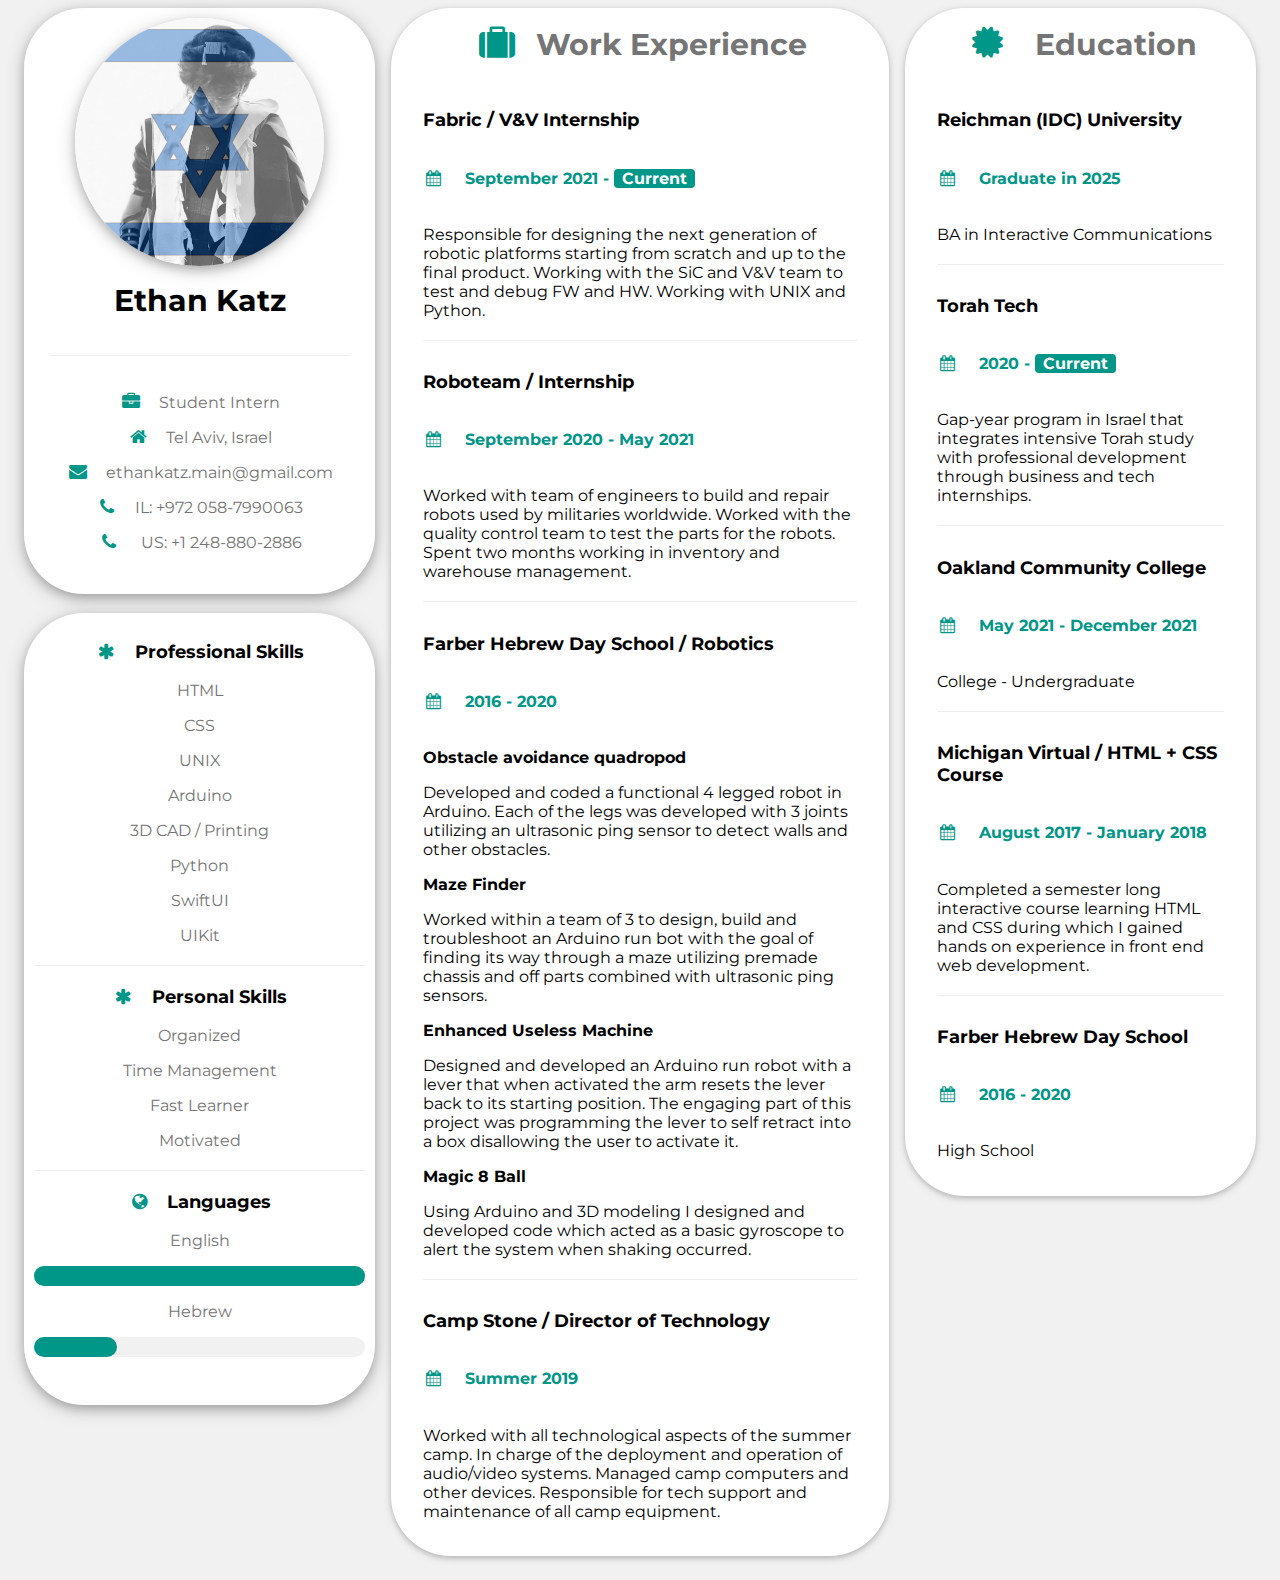
<file: CV/index.html>
<!DOCTYPE html>
<html>

<head>
	<title>Resume</title>
	<meta charset="UTF-8" />
	<meta name="viewport" content="width=device-width, initial-scale=1" />
	<link href="https://fonts.googleapis.com/css2?family=Montserrat&display=swap" rel="stylesheet" />
	<link rel="stylesheet" href="https://cdnjs.cloudflare.com/ajax/libs/font-awesome/4.7.0/css/font-awesome.min.css" />
	<link rel="stylesheet" type="text/css" href="style.css" />
</head>

<body class="light-grey">
	<!-- Page Container -->
	<div class="content margin-top" style="max-width: 1792px">
		<!-- Grid -->
		<div class="row-padding flex">
			<div class="quarter">
				<!-- Left Column Personal Details-->
				<div class="white text-grey card-4">
					<div class="display-container">
						<img class="mainimg" src="/images/JewFlag.jpg" alt="Avatar" />
						<div class="display-bottomleft container text-black">
							<h2 style="text-align: center" class="padding-16">
								Ethan Katz
							</h2>
							<hr />
							<div class="container margin-bottom">
								<div class="eitawn">
									<div>
										<p class="ps-skill">
											<i class="fa fa-briefcase fa-fw margin-right large text-teal"></i>Student
											Intern
										</p>
										<p class="ps-skill">
											<i class="fa fa-home fa-fw margin-right large text-teal"></i>Tel Aviv,
											Israel
										</p>
										<p class="ps-skill">
											<i
												class="fa fa-envelope fa-fw margin-right large text-teal"></i>ethankatz.main@gmail.com
										</p>
										<p class="ps-skill">
											<i class="fa fa-phone fa-fw margin-right large text-teal"></i>IL: +972
											058-7990063
										</p>
										<p class="ps-skill">
											<i class="fa fa-phone fa-fw margin-right large text-teal"></i>
											US: +1 248-880-2886
										</p>
									</div>
								</div>
							</div>
						</div>
					</div>
				</div>
				<!-- End Personal Details-->
				<br />
				<!-- Left Column Professional Details-->
				<div class="white text-grey card-4">
					<div class="display-container">
						<div>
							<p class="ps-skill-title large">
								<b><i class="fa fa-asterisk fa-fw margin-right text-teal"></i>Professional Skills</b>
							</p>
							<p class="ps-skill">HTML</p>
							<p class="ps-skill">CSS</p>
							<p class="ps-skill">UNIX</p>
							<p class="ps-skill">Arduino</p>
							<p class="ps-skill">3D CAD / Printing</p>
							<p class="ps-skill">Python</p>
							<p class="ps-skill">SwiftUI</p>
							<p class="ps-skill">UIKit</p>
						</div>
						<hr />
						<div>
							<p class="ps-skill-title large">
								<b><i class="fa fa-asterisk fa-fw margin-right text-teal"></i>Personal Skills</b>
							</p>
							<p class="ps-skill">Organized</p>
							<p class="ps-skill">Time Management</p>
							<p class="ps-skill">Fast Learner</p>
							<p class="ps-skill">Motivated</p>
						</div>
						<hr />
						<div>
							<p class="large text-theme ps-skill-title">
								<b><i class="fa fa-globe fa-fw margin-right text-teal"></i>Languages</b>
							</p>
							<p class="ps-skill">English</p>
							<div class="light-grey round-xlarge">
								<div class="round-xlarge teal" style="height: 20px; width: 100%"></div>
							</div>
							<p class="ps-skill">Hebrew</p>
							<div class="light-grey round-xlarge">
								<div class="round-xlarge teal" style="height: 20px; width: 25%"></div>
							</div>
							<br />
							<br>
						</div>
					</div>
				</div>
				<!-- End Professional Details-->
				<br>
				<!-- End Left Column -->
			</div>
			<!-- Middle Column -->
			<div class="half">
				<div class="container card white margin-bottom">
					<h2 class="ps-skill text-grey padding-16">
						<i class="fa fa-suitcase fa-fw margin-right xxlarge text-teal"></i>Work Experience
					</h2>
					<div class="container">
						<h5>Fabric / V&V Internship</h5>
						<h6 class="text-teal">
							<i class="fa fa-calendar fa-fw margin-right"></i>
							September 2021 - <span class="tag teal round">Current</span>
						</h6>
						<p>
							Responsible for designing the next generation of robotic
							platforms starting from scratch and up to the final product.
							Working with the SiC and V&V team to test and debug FW and HW.
							Working with UNIX and Python.
						</p>
						<hr />
						<h5>Roboteam / Internship</h5>
						<h6 class="text-teal">
							<i class="fa fa-calendar fa-fw margin-right"></i>
							September 2020 - May 2021
						</h6>
						<p>
							Worked with team of engineers to build and repair robots used by
							militaries worldwide. Worked with the quality control team to
							test the parts for the robots. Spent two months working in
							inventory and warehouse management.
						</p>
						<hr />
						<h5>Farber Hebrew Day School / Robotics</h5>
						<h6 class="text-teal">
							<i class="fa fa-calendar fa-fw margin-right"></i>
							2016 - 2020
						</h6>
						<div>
							<p class="text-bold">Obstacle avoidance quadropod</p>
							Developed and coded a functional 4 legged robot in Arduino. Each of the legs was developed
							with
							3 joints utilizing an ultrasonic ping sensor to detect walls and other obstacles.
							<p class="text-bold">Maze Finder</p>
							Worked within a team of 3 to design, build and troubleshoot an Arduino run bot with the goal
							of
							finding its way through a maze utilizing premade chassis and off parts combined with
							ultrasonic
							ping sensors.
							<p class="text-bold">Enhanced Useless Machine</p>
							Designed and developed an Arduino run robot with a lever that when activated the arm resets
							the
							lever back to its starting position. The engaging part of this project was programming the
							lever
							to self retract into a box disallowing the user to activate it.
							<p class="text-bold">Magic 8 Ball</p>
							Using Arduino and 3D modeling I designed and developed code which acted as a basic gyroscope
							to
							alert the system when shaking occurred.
						</div>
						<hr />
						<h5>Camp Stone / Director of Technology</h5>
						<h6 class="text-teal">
							<i class="fa fa-calendar fa-fw margin-right"></i>
							Summer 2019
						</h6>
						<p>
							Worked with all technological aspects of the summer camp. In charge of the deployment and
							operation of audio/video systems. Managed camp computers and other devices. Responsible for
							tech support and maintenance of all camp equipment.
						</p>
						<br>
					</div>
				</div>
			</div>
			<!-- End Middle Column -->
			<!-- Right Column -->
			<div class="quarter">
				<div class="container card white">
					<h2 class="ps-skill text-grey padding-16">
						<i class="fa fa-certificate fa-fw margin-right xxlarge text-teal"></i>
						Education
					</h2>
					<div class="container">
						<h5>Reichman (IDC) University</h5>
						<h6 class="text-teal">
							<i class="fa fa-calendar fa-fw margin-right"></i>
							Graduate in 2025
						</h6>
						<p>
							BA in Interactive Communications
						</p>
						<hr>
						<h5>Torah Tech</h5>
						<h6 class="text-teal">
							<i class="fa fa-calendar fa-fw margin-right"></i>
							2020 - <span class="tag teal round">Current</span>
						</h6>
						<p>
							Gap-year program in Israel that integrates intensive Torah study with professional
							development through business and tech internships.
						</p>
						<hr>
						<h5>Oakland Community College</h5>
						<h6 class="text-teal">
							<i class="fa fa-calendar fa-fw margin-right"></i>
							May 2021 - December 2021
						</h6>
						<p>
							College - Undergraduate
						</p>
						<hr>
						<h5>Michigan Virtual / HTML + CSS Course</h5>
						<h6 class="text-teal">
							<i class="fa fa-calendar fa-fw margin-right"></i>
							August 2017 - January 2018
						</h6>
						<p>
							Completed a semester long interactive course learning HTML and CSS during which I gained
							hands on experience in front end web development.
						</p>
						<hr />
						<h5>Farber Hebrew Day School</h5>
						<h6 class="text-teal">
							<i class="fa fa-calendar fa-fw margin-right"></i>
							2016 - 2020
						</h6>
						<p>
							High School
						</p>
						<br>
					</div>
				</div>
			</div>
			<!-- End Right Column -->
		</div>
	</div>
</body>

</html>
</file>
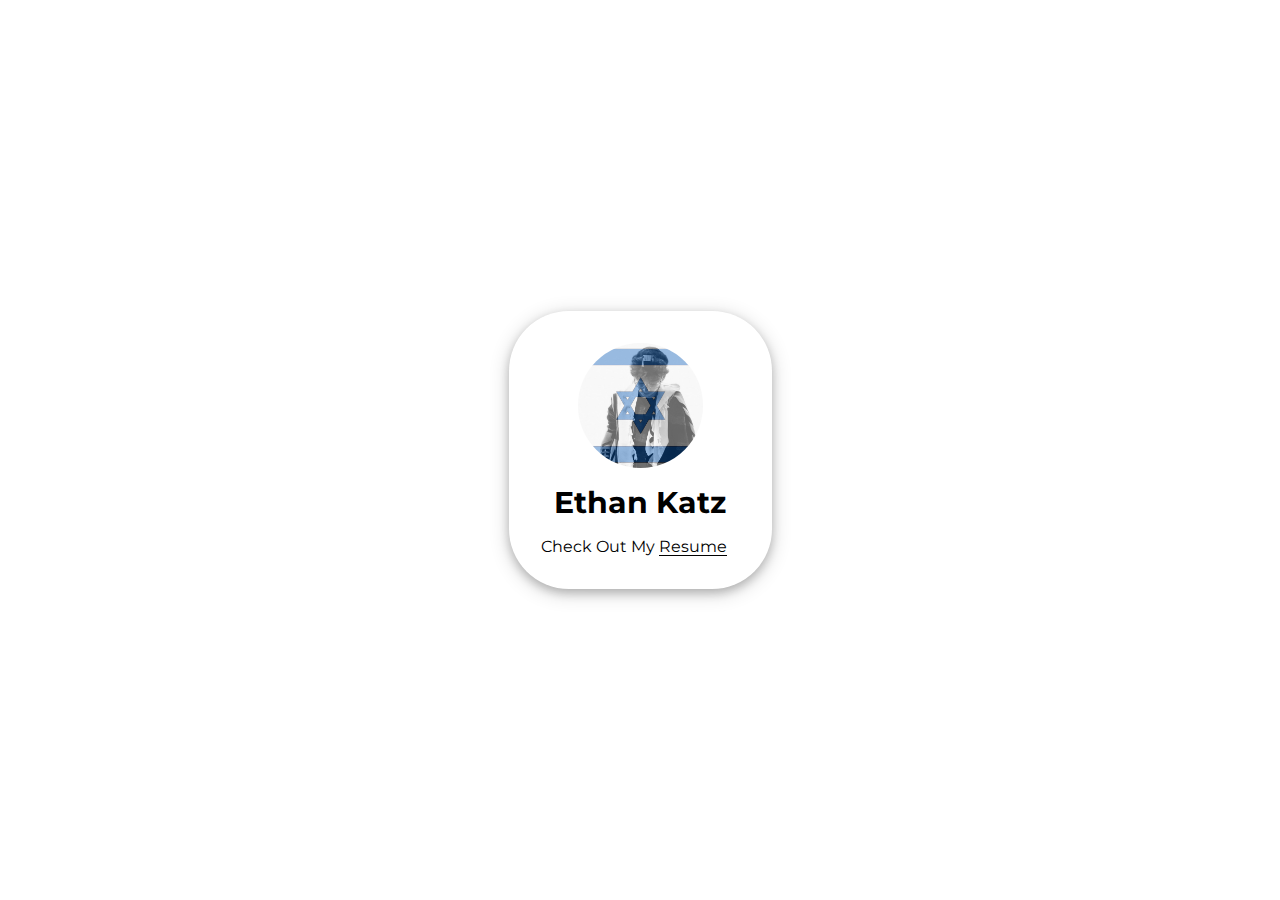
<file: Index/index.html>
<!DOCTYPE html>
<html lang="en">

<head>
    <meta charset="UTF-8">
    <link rel="stylesheet" href="/Index/style.css">
    <meta http-equiv="X-UA-Compatible" content="IE=edge">
    <meta name="viewport" content="width=device-width,initial-scale=1">
    <link rel="apple-touch-icon" sizes="180x180" href="/images/JewFlag.jpg">
    <link rel="icon" type="image/png" sizes="32x32" href="/images/JewFlag.jpg">
    <link rel="icon" type="image/png" sizes="16x16" href="/images/JewFlag.jpg">
    <meta name="viewport" content="width=device-width, initial-scale=1.0">
    <title>Ethan Katz</title>
    <meta name="title" content="Ethan Katz">
    <meta name="description" content="V&V Engineer at Fabric">
    <meta property="og:type" content="website">
    <meta property="og:url" content="https://ethankatz.dev/">
    <meta property="og:title" content="Ethan Katz">
    <meta property="og:description" content="V&V Engineer at Fabric">
    <meta property="og:image" content="https://ethankatz.dev/images/JewFlag.jpg">
    <link href="https://fonts.googleapis.com/css2?family=Montserrat&display=swap" rel="stylesheet" />
</head>

<body>
    <div class="container">
        <div class="profile-images">
            <img src="/images/JewFlag.jpg" alt="" class="profile-image">
            <img src="/images/NoFlag.jpg" alt="" class="profile-image">
        </div>
        <div>
            <h2 style="text-align: center" class="padding-16">
                Ethan Katz
            </h2>
            <p class="description">Check Out My <a
                href="https://ethankatz.dev/CV/index.html/" target="_blank" rel="noopener noreferrer"><span>Resume</span><svg
                   viewBox="0 0 13 20">
                   <polyline points="0.5 19.5 3 19.5 12.5 10 3 0.5" />
                </svg></a></p>
        </div>
    </div>

</body>

</html>
</file>
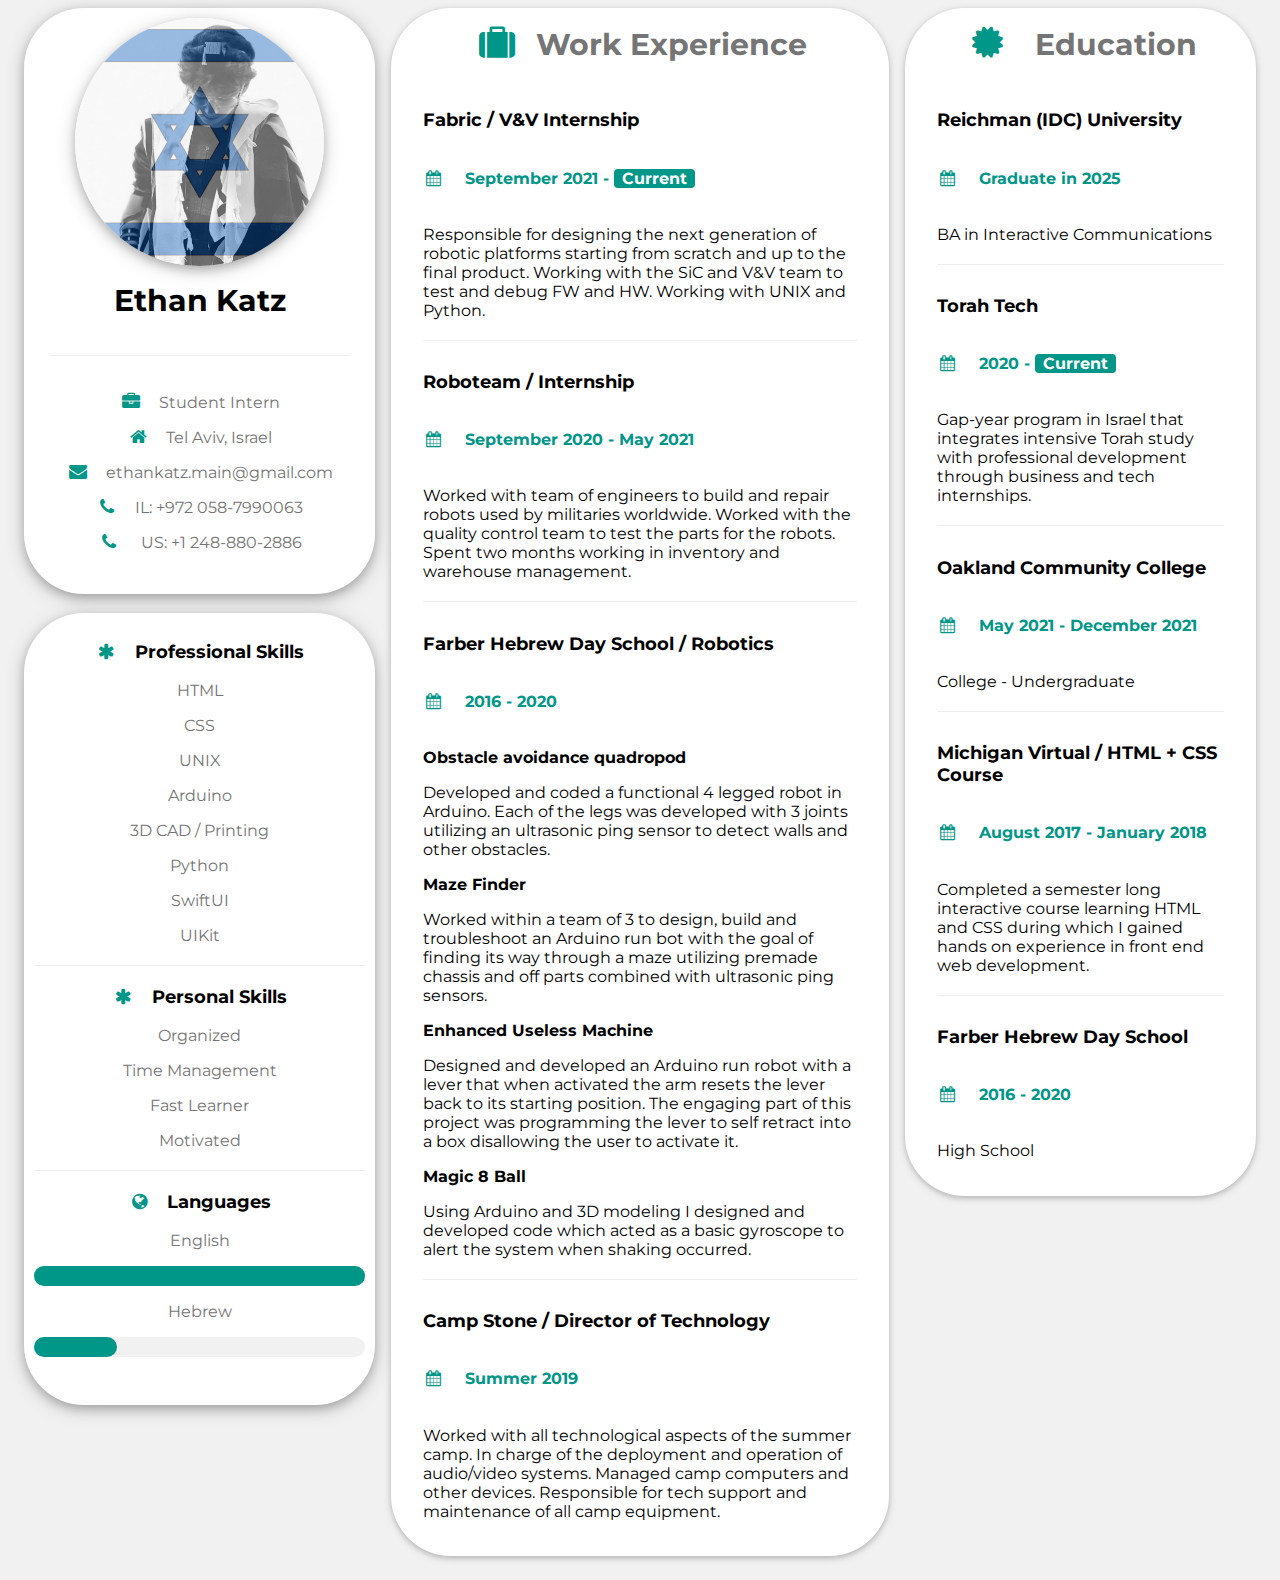
<file: cv.html>
<!DOCTYPE html>
<html>

<head>
	<title>Resume</title>
	<meta charset="UTF-8" />
	<meta name="viewport" content="width=device-width, initial-scale=1" />
	<link href="https://fonts.googleapis.com/css2?family=Montserrat&display=swap" rel="stylesheet" />
	<link rel="stylesheet" href="https://cdnjs.cloudflare.com/ajax/libs/font-awesome/4.7.0/css/font-awesome.min.css" />
	<link rel="stylesheet" type="text/css" href="main.css" />
</head>

<body class="light-grey">
	<!-- Page Container -->
	<div class="content margin-top" style="max-width: 1792px">
		<!-- Grid -->
		<div class="row-padding flex">
			<div class="quarter">
				<!-- Left Column Personal Details-->
				<div class="white text-grey card-4">
					<div class="display-container">
						<img class="mainimg" src="images/JewFlag.jpg" alt="Avatar" />
						<div class="display-bottomleft container text-black">
							<h2 style="text-align: center" class="text-grey padding-16">
								Ethan Katz
							</h2>
							<hr />
							<div class="container margin-bottom">
								<div class="eitawn">
									<div>
										<p class="ps-skill">
											<i class="fa fa-briefcase fa-fw margin-right large text-teal"></i>Student
											Intern
										</p>
										<p class="ps-skill">
											<i class="fa fa-home fa-fw margin-right large text-teal"></i>Tel Aviv,
											Israel
										</p>
										<p class="ps-skill">
											<i
												class="fa fa-envelope fa-fw margin-right large text-teal"></i>ethankatz.main@gmail.com
										</p>
										<p class="ps-skill">
											<i class="fa fa-phone fa-fw margin-right large text-teal"></i>IL: +972
											058-7990063
										</p>
										<p class="ps-skill">
											<i class="fa fa-phone fa-fw margin-right large text-teal"></i>
											US: +1 248-880-2886
										</p>
									</div>
								</div>
							</div>
						</div>
					</div>
				</div>
				<!-- End Personal Details-->
				<br />
				<!-- Left Column Professional Details-->
				<div class="white text-grey card-4">
					<div class="display-container">
						<div>
							<p class="ps-skill-title large">
								<b><i class="fa fa-asterisk fa-fw margin-right text-teal"></i>Professional Skills</b>
							</p>
							<p class="ps-skill">HTML</p>
							<p class="ps-skill">CSS</p>
							<p class="ps-skill">UNIX</p>
							<p class="ps-skill">Arduino</p>
							<p class="ps-skill">3D CAD / Printing</p>
							<p class="ps-skill">Python</p>
							<p class="ps-skill">SwiftUI</p>
							<p class="ps-skill">UIKit</p>
						</div>
						<hr />
						<div>
							<p class="ps-skill-title large">
								<b><i class="fa fa-asterisk fa-fw margin-right text-teal"></i>Personal Skills</b>
							</p>
							<p class="ps-skill">Organized</p>
							<p class="ps-skill">Time Management</p>
							<p class="ps-skill">Fast Learner</p>
							<p class="ps-skill">Motivated</p>
						</div>
						<hr />
						<div>
							<p class="large text-theme ps-skill-title">
								<b><i class="fa fa-globe fa-fw margin-right text-teal"></i>Languages</b>
							</p>
							<p class="ps-skill">English</p>
							<div class="light-grey round-xlarge">
								<div class="round-xlarge teal" style="height: 20px; width: 100%"></div>
							</div>
							<p class="ps-skill">Hebrew</p>
							<div class="light-grey round-xlarge">
								<div class="round-xlarge teal" style="height: 20px; width: 25%"></div>
							</div>
							<br />
							<br>
						</div>
					</div>
				</div>
				<!-- End Professional Details-->
				<br>
				<!-- End Left Column -->
			</div>
			<!-- Middle Column -->
			<div class="half">
				<div class="container card white margin-bottom">
					<h2 class="ps-skill text-grey padding-16">
						<i class="fa fa-suitcase fa-fw margin-right xxlarge text-teal"></i>Work Experience
					</h2>
					<div class="container">
						<h5>Fabric / V&V Internship</h5>
						<h6 class="text-teal">
							<i class="fa fa-calendar fa-fw margin-right"></i>
							September 2021 - <span class="tag teal round">Current</span>
						</h6>
						<p>
							Responsible for designing the next generation of robotic
							platforms starting from scratch and up to the final product.
							Working with the SiC and V&V team to test and debug FW and HW.
							Working with UNIX and Python.
						</p>
						<hr />
						<h5>Roboteam / Internship</h5>
						<h6 class="text-teal">
							<i class="fa fa-calendar fa-fw margin-right"></i>
							September 2020 - May 2021
						</h6>
						<p>
							Worked with team of engineers to build and repair robots used by
							militaries worldwide. Worked with the quality control team to
							test the parts for the robots. Spent two months working in
							inventory and warehouse management.
						</p>
						<hr />
						<h5>Farber Hebrew Day School / Robotics</h5>
						<h6 class="text-teal">
							<i class="fa fa-calendar fa-fw margin-right"></i>
							2016 - 2020
						</h6>
						<div>
							<p class="text-bold">Obstacle avoidance quadropod</p>
							Developed and coded a functional 4 legged robot in Arduino. Each of the legs was developed
							with
							3 joints utilizing an ultrasonic ping sensor to detect walls and other obstacles.
							<p class="text-bold">Maze Finder</p>
							Worked within a team of 3 to design, build and troubleshoot an Arduino run bot with the goal
							of
							finding its way through a maze utilizing premade chassis and off parts combined with
							ultrasonic
							ping sensors.
							<p class="text-bold">Enhanced Useless Machine</p>
							Designed and developed an Arduino run robot with a lever that when activated the arm resets
							the
							lever back to its starting position. The engaging part of this project was programming the
							lever
							to self retract into a box disallowing the user to activate it.
							<p class="text-bold">Magic 8 Ball</p>
							Using Arduino and 3D modeling I designed and developed code which acted as a basic gyroscope
							to
							alert the system when shaking occurred.
						</div>
						<hr />
						<h5>Camp Stone / Director of Technology</h5>
						<h6 class="text-teal">
							<i class="fa fa-calendar fa-fw margin-right"></i>
							Summer 2019
						</h6>
						<p>
							Worked with all technological aspects of the summer camp. In charge of the deployment and
							operation of audio/video systems. Managed camp computers and other devices. Responsible for
							tech support and maintenance of all camp equipment.
						</p>
						<br>
					</div>
				</div>
			</div>
			<!-- End Middle Column -->
			<!-- Right Column -->
			<div class="quarter">
				<div class="container card white">
					<h2 class="ps-skill text-grey padding-16">
						<i class="fa fa-certificate fa-fw margin-right xxlarge text-teal"></i>
						Education
					</h2>
					<div class="container">
						<h5>Reichman (IDC) University</h5>
						<h6 class="text-teal">
							<i class="fa fa-calendar fa-fw margin-right"></i>
							Graduate in 2025
						</h6>
						<p>
							BA in Interactive Communications
						</p>
						<hr>
						<h5>Torah Tech</h5>
						<h6 class="text-teal">
							<i class="fa fa-calendar fa-fw margin-right"></i>
							2020 - <span class="tag teal round">Current</span>
						</h6>
						<p>
							Gap-year program in Israel that integrates intensive Torah study with professional
							development through business and tech internships.
						</p>
						<hr>
						<h5>Oakland Community College</h5>
						<h6 class="text-teal">
							<i class="fa fa-calendar fa-fw margin-right"></i>
							May 2021 - December 2021
						</h6>
						<p>
							College - Undergraduate
						</p>
						<hr>
						<h5>Michigan Virtual / HTML + CSS Course</h5>
						<h6 class="text-teal">
							<i class="fa fa-calendar fa-fw margin-right"></i>
							August 2017 - January 2018
						</h6>
						<p>
							Completed a semester long interactive course learning HTML and CSS during which I gained
							hands on experience in front end web development.
						</p>
						<hr />
						<h5>Farber Hebrew Day School</h5>
						<h6 class="text-teal">
							<i class="fa fa-calendar fa-fw margin-right"></i>
							2016 - 2020
						</h6>
						<p>
							High School
						</p>
						<br>
					</div>
				</div>
			</div>
			<!-- End Right Column -->
		</div>
	</div>
</body>

</html>
</file>
<file: CV/style.css>
/* Index */

.coming-soon-body {
	background-color: black;
}

.comingsoon {
	color: white;
	position: absolute;
	left: 0;
	right: 0;
	top: 30%;
	margin: 0 auto;
	max-width: 600px;
	text-align: center;
}

.comingsoon1 {
	color: white;
	position: absolute;
	left: 0;
	right: 0;
	top: 50%;
	margin: 0 auto;
	max-width: 600px;
	text-align: center;
	padding: 20px;
}

.cvbutton {
	color: white;
	font-size: 30px;
	position: absolute;
	left: 0;
	right: 0;
	bottom: 30%;
	margin: 0 auto;
	max-width: 600px;
	text-align: center;
	padding: 20px;
}

/* Colors */
.text-teal,
.hover-text-teal:hover {
	color: #009688 !important;
}
.light-grey,
.hover-light-grey:hover,
.light-gray,
.hover-light-gray:hover {
	color: #000 !important;
	background-color: #f1f1f1 !important;
}
.teal,
.hover-teal:hover {
	color: #fff !important;
	background-color: #009688 !important;
}
.white,
.hover-white:hover {
	color: #000 !important;
	background-color: #fff !important;
}

/* H */
h1 {
	font-size: 36px;
	color: black;
}

h2 {
	font-size: 30px;
	color: black;
}

h3 {
	font-size: 24px;
}

h4 {
	font-size: 20px;
}

h5 {
	font-size: 18px;
	color: black;
}

h6 {
	font-size: 16px;
}

/* CV */
* {
	box-sizing: border-box;
}

body {
	font-family: "Montserrat", sans-serif;
}
.mainimg {
	border-radius: 50%;
	box-shadow: 0 4px 10px 0 rgba(0, 0, 0, 0.2), 0 4px 20px 0 rgba(0, 0, 0, 0.19);
	max-width: 250px;
	width: 75%;
	height: 75%;
	display: block;
	margin: auto;
}
hr {
	border: 0;
	border-top: 1px solid #eee;
	margin: 20px 0;
}
.margin-right {
	margin-right: 16px !important;
}
.margin-bottom {
	margin-bottom: 16px !important;
}
.ps-skill-title {
	text-align: center;
}
.ps-skill {
	text-align: center;
	color: #757575;
	word-break: break-word;
}
@media (max-width: 1135px) {
	.quarter {
		max-width: 367px;
		flex-grow: 1;
	}
	.half {
		width: 0;
		min-width: 400px;
		flex-grow: 1;
	}
}
@media (min-width: 1136px) {
	.quarter {
		width: 0;
		max-width: 26%;
		min-width: 367px;
	}
	.third {
		width: 33.33333%;
	}
	.half {
		/* width: 46.99999%; */
		width: 0;
		flex-grow: 1;
		min-width: 400px;
	}
}

@media (max-width:798px) {
	.flex{
		justify-content: center;
	}
	.half,
	.quarter{
		min-width: unset;
		width: 100%;
	}
}
.row-padding,
.row-padding > .half,
.row-padding > .third,
.row-padding > .twothird,
.row-padding > .threequarter,
.row-padding > .quarter {
	padding: 0 8px;
}

.flex {
	display: flex;
	flex-wrap: wrap;
}

.card,
.card-2 {
	box-shadow: 0 2px 5px 0 rgba(0, 0, 0, 0.16), 0 2px 10px 0 rgba(0, 0, 0, 0.12);
	border-radius: 60px;
}
.card-4,
.hover-shadow:hover {
	box-shadow: 0 4px 10px 0 rgba(0, 0, 0, 0.2), 0 4px 20px 0 rgba(0, 0, 0, 0.19);
	border-radius: 60px;
}
.display-container {
	position: relative;
	padding: 10px 10px;
}
.large {
	font-size: 18px !important;
}
.round-xlarge {
	border-radius: 16px;
}
.tag {
	background-color: #000;
	color: #fff;
	display: inline-block;
	padding-left: 8px;
	padding-right: 8px;
	text-align: center;
}
.round {
	border-radius: 4px;
}
.text-bold {
	font-weight: bold;
}
.padding-16 {
	padding-top: 16px !important;
	padding-bottom: 16px !important;
	margin: 0;
}
.xxlarge {
	font-size: 36px !important;
}
.container {
	padding: 0.01em 16px;
}
.opacity,
.hover-opacity:hover {
	opacity: 0.6;
}

/* @media (max-width:1000px){
	.flex{
		flex-direction: column;
	}
} */
</file>
<file: Index/style.css>
* {
    margin: 0;
    padding: 0;
    box-sizing: border-box;
}

body {
    min-height: 100vh;
    display: flex;
    justify-content: center;
    align-items: center;
    font-family: 'Montserrat', sans-serif;
}

.container {
	box-shadow: 0 4px 10px 0 rgba(0, 0, 0, 0.2), 0 4px 20px 0 rgba(0, 0, 0, 0.19);
	border-radius: 60px;
    padding: 2em;
    display: flex;
    justify-content: center;
    align-items: center;
    flex-direction: column;
    text-align: center;
}

.profile-images {
    position: relative;
    width: 125px;
    height: 125px;
}

.profile-image {
    position: absolute;
    inset: 0;
    width: 100%;
    border-radius: 50%;
}

.profile-image:first-child {
	z-index: 1;
}
.profile-image:first-child:hover {
	opacity: 0;
	transition-duration: 0.3s;
}
.profile-image:last-child {
	opacity: 0;
}
.profile-image:first-child:hover + .profile-image {
	opacity: 1;
	transition-duration: 0.15s;
}
.padding-16 {
	padding-top: 16px !important;
	padding-bottom: 16px !important;
	margin: 0;
}
h1 {
	font-size: 36px;
	color: black;
}

h2 {
	font-size: 30px;
	color: black;
}

h3 {
	font-size: 24px;
}

h4 {
	font-size: 20px;
}

h5 {
	font-size: 18px;
	color: black;
}

h6 {
	font-size: 16px;
}
.description a svg {
	display: inline;
	position: relative;
	left: -2px;
	vertical-align: middle;
	width: 13px;
	height: 20px;
	fill: none;
	stroke-linecap: round;
	stroke-linejoin: round;
	stroke-width: 1px;
	stroke: currentColor;
	stroke-dasharray: 7.95 30;
	stroke-dashoffset: var(--stroke-dashoffset, 46);
	transition: stroke-dashoffset var(--stroke-duration, 0.15s)
		var(--stroke-easing, linear) var(--stroke-delay, 0s);
}
.description a span {
	background-image: linear-gradient(0deg, currentColor 0, currentColor 100%);
	background-position: 100% 100%;
	background-repeat: no-repeat;
	background-size: var(--background-size, 100%) 1px;
	transition: background-size 0.2s linear var(--background-delay, 0.15s);
	transform: translateZ(0);
}
.description a {
	color: inherit;
	text-decoration: none;
	z-index: 0;
}
.description a:hover,
.description a:active,
.description a:focus {
	--background-size: 0%;
	--background-delay: 0s;
	--stroke-dashoffset: 26;
	--stroke-duration: 0.3s;
	--stroke-easing: cubic-bezier(0.3, 1.5, 0.5, 1);
	--stroke-delay: 0.195s;
	outline: 0;
}
</file>
<file: main.css>
/* Index */

.coming-soon-body {
	background-color: black;
}

.comingsoon {
	color: white;
	position: absolute;
	left: 0;
	right: 0;
	top: 30%;
	margin: 0 auto;
	max-width: 600px;
	text-align: center;
}

.comingsoon1 {
	color: white;
	position: absolute;
	left: 0;
	right: 0;
	top: 50%;
	margin: 0 auto;
	max-width: 600px;
	text-align: center;
	padding: 20px;
}

.cvbutton {
	color: white;
	font-size: 30px;
	position: absolute;
	left: 0;
	right: 0;
	bottom: 30%;
	margin: 0 auto;
	max-width: 600px;
	text-align: center;
	padding: 20px;
}

/* Colors */
.text-teal,
.hover-text-teal:hover {
	color: #009688 !important;
}
.light-grey,
.hover-light-grey:hover,
.light-gray,
.hover-light-gray:hover {
	color: #000 !important;
	background-color: #f1f1f1 !important;
}
.teal,
.hover-teal:hover {
	color: #fff !important;
	background-color: #009688 !important;
}
.white,
.hover-white:hover {
	color: #000 !important;
	background-color: #fff !important;
}

/* H */
h1 {
	font-size: 36px;
	color: black;
}

h2 {
	font-size: 30px;
	color: black;
}

h3 {
	font-size: 24px;
}

h4 {
	font-size: 20px;
}

h5 {
	font-size: 18px;
	color: black;
}

h6 {
	font-size: 16px;
}

/* CV */
* {
	box-sizing: border-box;
}

body {
	font-family: "Montserrat", sans-serif;
}
.mainimg {
	border-radius: 50%;
	box-shadow: 0 4px 10px 0 rgba(0, 0, 0, 0.2), 0 4px 20px 0 rgba(0, 0, 0, 0.19);
	max-width: 250px;
	width: 75%;
	height: 75%;
	display: block;
	margin: auto;
}
hr {
	border: 0;
	border-top: 1px solid #eee;
	margin: 20px 0;
}
.margin-right {
	margin-right: 16px !important;
}
.margin-bottom {
	margin-bottom: 16px !important;
}
.ps-skill-title {
	text-align: center;
}
.ps-skill {
	text-align: center;
	color: #757575;
}
@media (max-width: 1135px) {
	.quarter {
		max-width: 367px;
		flex-grow: 1;
	}
	.half {
		width: 0;
		min-width: 400px;
		flex-grow: 1;
	}
}
@media (min-width: 1136px) {
	.quarter {
		width: 0;
		max-width: 26%;
		min-width: 367px;
	}
	.third {
		width: 33.33333%;
	}
	.half {
		/* width: 46.99999%; */
		width: 0;
		flex-grow: 1;
		min-width: 400px;
	}
}
.row-padding,
.row-padding > .half,
.row-padding > .third,
.row-padding > .twothird,
.row-padding > .threequarter,
.row-padding > .quarter {
	padding: 0 8px;
}

.flex {
	display: flex;
	flex-wrap: wrap;
}

.card,
.card-2 {
	box-shadow: 0 2px 5px 0 rgba(0, 0, 0, 0.16), 0 2px 10px 0 rgba(0, 0, 0, 0.12);
	border-radius: 60px;
}
.card-4,
.hover-shadow:hover {
	box-shadow: 0 4px 10px 0 rgba(0, 0, 0, 0.2), 0 4px 20px 0 rgba(0, 0, 0, 0.19);
	border-radius: 60px;
}
.display-container {
	position: relative;
	padding: 10px 10px;
}
.large {
	font-size: 18px !important;
}
.round-xlarge {
	border-radius: 16px;
}
.tag {
	background-color: #000;
	color: #fff;
	display: inline-block;
	padding-left: 8px;
	padding-right: 8px;
	text-align: center;
}
.round {
	border-radius: 4px;
}
.text-bold {
	font-weight: bold;
}
.padding-16 {
	padding-top: 16px !important;
	padding-bottom: 16px !important;
	margin: 0;
}
.xxlarge {
	font-size: 36px !important;
}
.container {
	padding: 0.01em 16px;
}
.opacity,
.hover-opacity:hover {
	opacity: 0.6;
}

/* @media (max-width:1000px){
	.flex{
		flex-direction: column;
	}
} */
</file>
